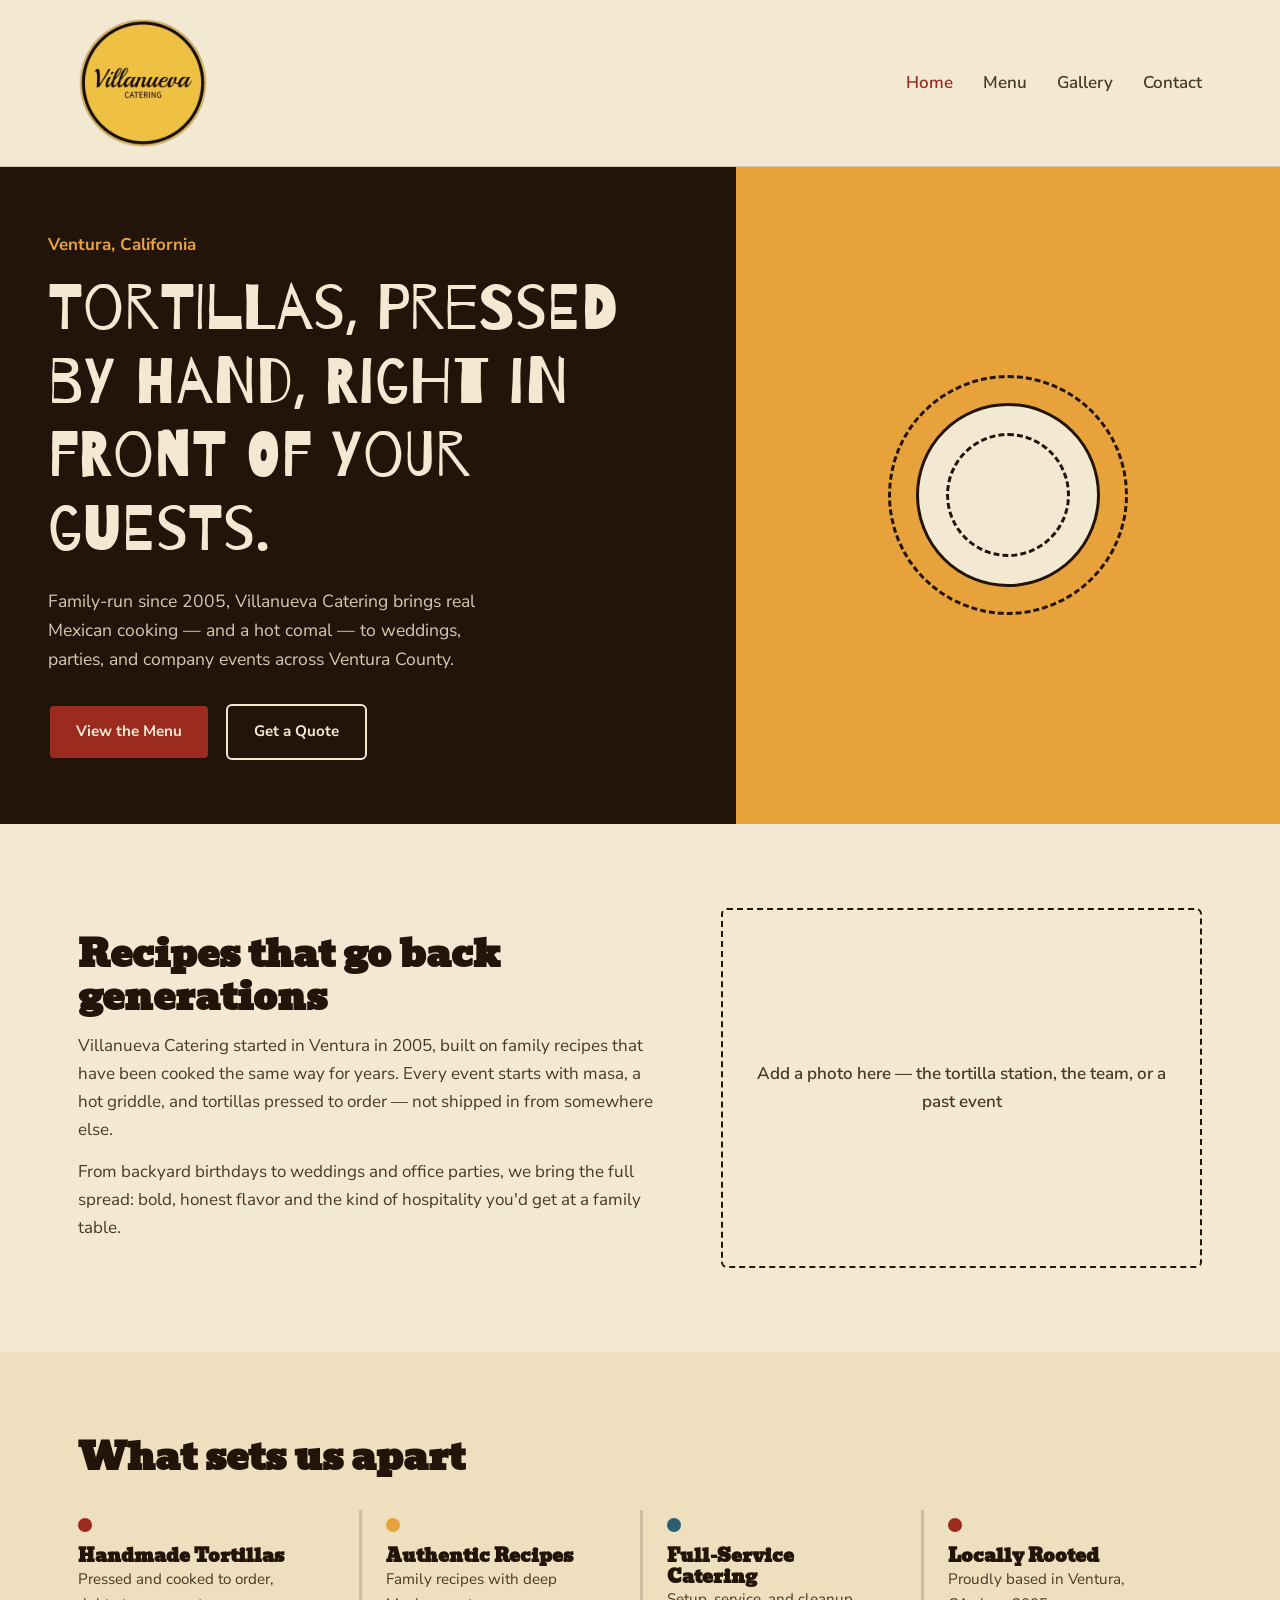
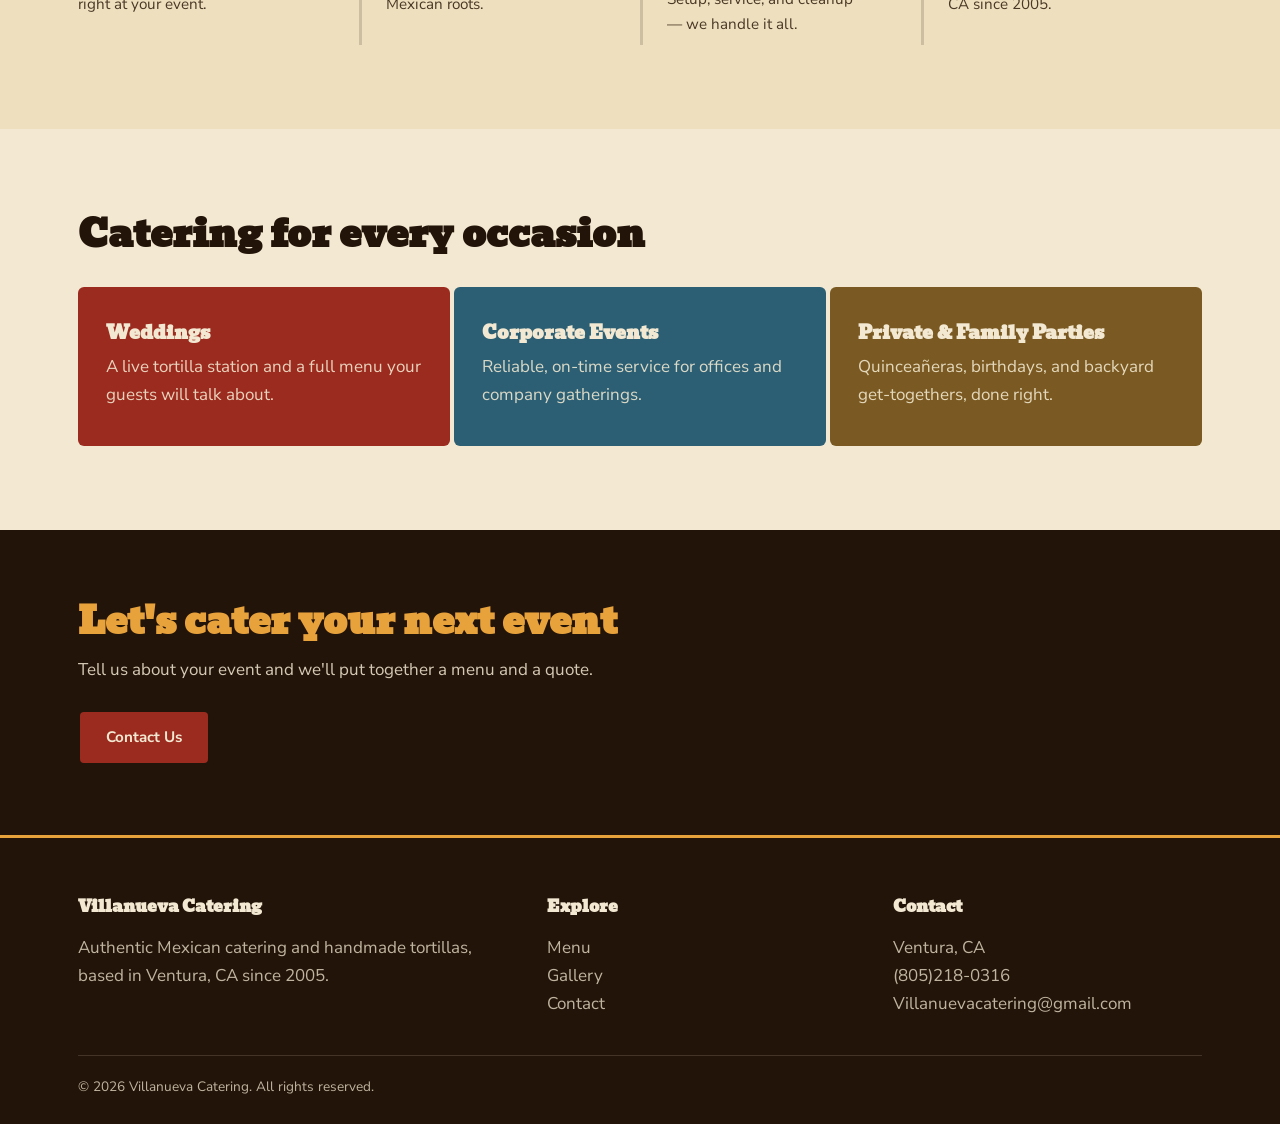
<file: index.html>
<!DOCTYPE html>
<html lang="en">
<head>
<meta charset="UTF-8">
<meta name="viewport" content="width=device-width, initial-scale=1.0">
<title>Villanueva Catering | Authentic Mexican Catering in Ventura, CA</title>
<meta name="description" content="Villanueva Catering brings authentic Mexican cuisine and handmade, made-to-order tortillas to events across Ventura, CA. Family-run since 2005.">
<link rel="icon" href="data:image/svg+xml,<svg xmlns=%22http://www.w3.org/2000/svg%22 viewBox=%220 0 100 100%22><text y=%22.9em%22 font-size=%2290%22>🌮</text></svg>">
<link rel="stylesheet" href="styles.css">
</head>
<body>

<header class="site-header">
  <nav class="nav">
    <a href="index.html" class="logo"><img src="logo.png" alt="Villanueva Catering"></a>
    <button class="nav-toggle" aria-label="Toggle navigation">
      <span></span><span></span><span></span>
    </button>
    <ul class="nav-links">
      <li><a href="index.html" class="active">Home</a></li>
      <li><a href="menu.html">Menu</a></li>
      <li><a href="gallery.html">Gallery</a></li>
      <li><a href="contact.html">Contact</a></li>
    </ul>
  </nav>
</header>

<section class="hero">
  <div class="hero-split">
    <div class="hero-copy">
      <span class="kicker">Ventura, California</span>
      <h1>Tortillas, pressed by hand, right in front of your guests.</h1>
      <p>Family-run since 2005, Villanueva Catering brings real Mexican cooking — and a hot comal — to weddings, parties, and company events across Ventura County.</p>
      <div class="hero-actions">
        <a href="menu.html" class="btn btn-primary">View the Menu</a>
        <a href="contact.html" class="btn btn-outline-light">Get a Quote</a>
      </div>
    </div>
    <div class="hero-mark-panel">
      <div class="tortilla-mark"><span></span><span></span><span></span></div>
    </div>
  </div>
</section>

<section class="section">
  <div class="container about-grid">
    <div>
      <h2>Recipes that go back generations</h2>
      <p>Villanueva Catering started in Ventura in 2005, built on family recipes that have been cooked the same way for years. Every event starts with masa, a hot griddle, and tortillas pressed to order — not shipped in from somewhere else.</p>
      <p style="margin-top: 14px;">From backyard birthdays to weddings and office parties, we bring the full spread: bold, honest flavor and the kind of hospitality you'd get at a family table.</p>
    </div>
    <div class="photo-slot">Add a photo here — the tortilla station, the team, or a past event</div>
  </div>
</section>

<section class="section section-alt">
  <div class="container">
    <h2>What sets us apart</h2>
    <div class="why-band" style="margin-top: 32px;">
      <div class="why-item">
        <div class="why-dot"></div>
        <h3>Handmade Tortillas</h3>
        <p>Pressed and cooked to order, right at your event.</p>
      </div>
      <div class="why-item">
        <div class="why-dot"></div>
        <h3>Authentic Recipes</h3>
        <p>Family recipes with deep Mexican roots.</p>
      </div>
      <div class="why-item">
        <div class="why-dot"></div>
        <h3>Full-Service Catering</h3>
        <p>Setup, service, and cleanup — we handle it all.</p>
      </div>
      <div class="why-item">
        <div class="why-dot"></div>
        <h3>Locally Rooted</h3>
        <p>Proudly based in Ventura, CA since 2005.</p>
      </div>
    </div>
  </div>
</section>

<section class="section">
  <div class="container">
    <h2>Catering for every occasion</h2>
    <div class="services-grid" style="margin-top: 32px;">
      <div class="service-block">
        <h3>Weddings</h3>
        <p>A live tortilla station and a full menu your guests will talk about.</p>
      </div>
      <div class="service-block">
        <h3>Corporate Events</h3>
        <p>Reliable, on-time service for offices and company gatherings.</p>
      </div>
      <div class="service-block">
        <h3>Private &amp; Family Parties</h3>
        <p>Quinceañeras, birthdays, and backyard get-togethers, done right.</p>
      </div>
    </div>
  </div>
</section>

<section class="cta-band">
  <div class="container">
    <h2>Let's cater your next event</h2>
    <p>Tell us about your event and we'll put together a menu and a quote.</p>
    <a href="contact.html" class="btn btn-primary">Contact Us</a>
  </div>
</section>

<footer class="site-footer">
  <div class="container">
    <div class="footer-grid">
      <div>
        <h4>Villanueva Catering</h4>
        <p>Authentic Mexican catering and handmade tortillas, based in Ventura, CA since 2005.</p>
      </div>
      <div>
        <h4>Explore</h4>
        <ul>
          <li><a href="menu.html">Menu</a></li>
          <li><a href="gallery.html">Gallery</a></li>
          <li><a href="contact.html">Contact</a></li>
        </ul>
      </div>
      <div>
        <h4>Contact</h4>
        <ul>
          <li>Ventura, CA</li>
          <li>(805)218-0316</li>
          <li>Villanuevacatering@gmail.com</li>
        </ul>
      </div>
    </div>
    <div class="footer-bottom">&copy; 2026 Villanueva Catering. All rights reserved.</div>
  </div>
</footer>

<script src="script.js"></script>
</body>
</html>
</file>
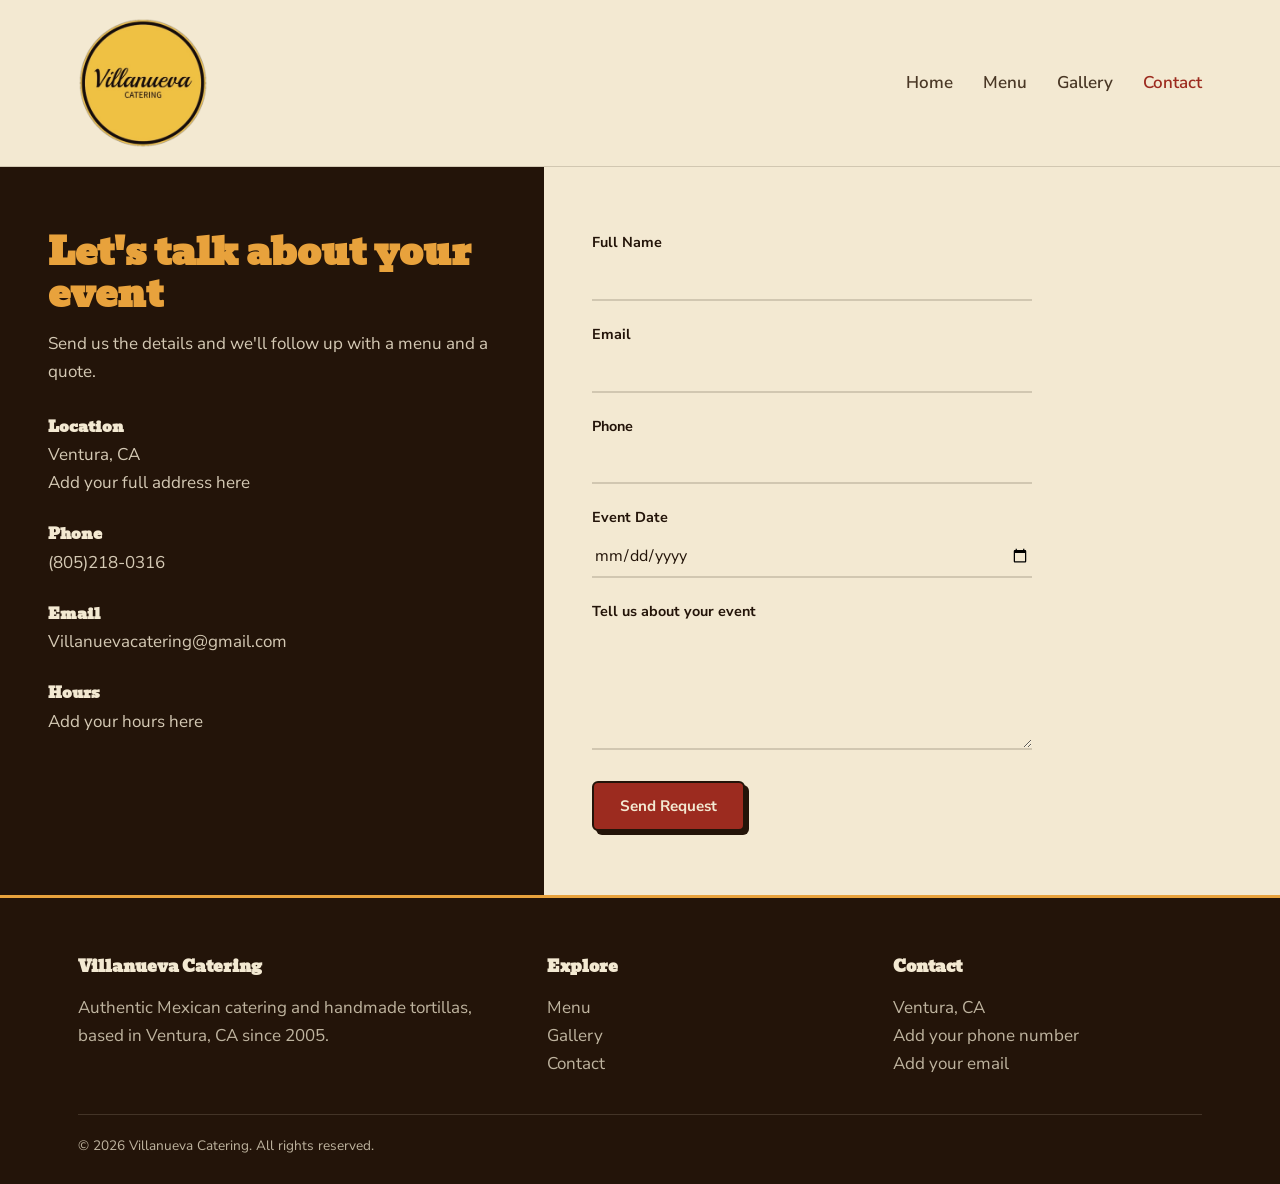
<file: contact.html>
<!DOCTYPE html>
<html lang="en">
<head>
<meta charset="UTF-8">
<meta name="viewport" content="width=device-width, initial-scale=1.0">
<title>Contact | Villanueva Catering</title>
<meta name="description" content="Get in touch with Villanueva Catering in Ventura, CA to request a quote for your next event.">
<link rel="icon" href="data:image/svg+xml,<svg xmlns=%22http://www.w3.org/2000/svg%22 viewBox=%220 0 100 100%22><text y=%22.9em%22 font-size=%2290%22>🌮</text></svg>">
<link rel="stylesheet" href="styles.css">
</head>
<body>

<header class="site-header">
  <nav class="nav">
    <a href="index.html" class="logo"><img src="logo.png" alt="Villanueva Catering"></a>
    <button class="nav-toggle" aria-label="Toggle navigation">
      <span></span><span></span><span></span>
    </button>
    <ul class="nav-links">
      <li><a href="index.html">Home</a></li>
      <li><a href="menu.html">Menu</a></li>
      <li><a href="gallery.html">Gallery</a></li>
      <li><a href="contact.html" class="active">Contact</a></li>
    </ul>
  </nav>
</header>

<section class="contact-split">
  <div class="contact-info">
    <h2>Let's talk about your event</h2>
    <p style="margin-bottom: 32px;">Send us the details and we'll follow up with a menu and a quote.</p>

    <div class="block">
      <h3>Location</h3>
      <p>Ventura, CA<br>Add your full address here</p>
    </div>
    <div class="block">
      <h3>Phone</h3>
      <p>(805)218-0316</p>
    </div>
    <div class="block">
      <h3>Email</h3>
      <p>Villanuevacatering@gmail.com</p>
    </div>
    <div class="block">
      <h3>Hours</h3>
      <p>Add your hours here</p>
    </div>
  </div>

  <div class="contact-form-wrap">
    <form name="contact" method="POST" data-netlify="true" netlify-honeypot="bot-field">
      <input type="hidden" name="form-name" value="contact" />
      <p style="display: none;">
        <label>Don't fill this out if you're human: <input name="bot-field" /></label>
      </p>

      <div>
        <label for="name">Full Name</label>
        <input type="text" id="name" name="name" required>
      </div>
      <div>
        <label for="email">Email</label>
        <input type="email" id="email" name="email" required>
      </div>
      <div>
        <label for="phone">Phone</label>
        <input type="tel" id="phone" name="phone">
      </div>
      <div>
        <label for="event-date">Event Date</label>
        <input type="date" id="event-date" name="event-date">
      </div>
      <div>
        <label for="message">Tell us about your event</label>
        <textarea id="message" name="message" required></textarea>
      </div>
      <button type="submit" class="btn btn-primary" style="width: fit-content;">Send Request</button>
    </form>
  </div>
</section>

<footer class="site-footer">
  <div class="container">
    <div class="footer-grid">
      <div>
        <h4>Villanueva Catering</h4>
        <p>Authentic Mexican catering and handmade tortillas, based in Ventura, CA since 2005.</p>
      </div>
      <div>
        <h4>Explore</h4>
        <ul>
          <li><a href="menu.html">Menu</a></li>
          <li><a href="gallery.html">Gallery</a></li>
          <li><a href="contact.html">Contact</a></li>
        </ul>
      </div>
      <div>
        <h4>Contact</h4>
        <ul>
          <li>Ventura, CA</li>
          <li>Add your phone number</li>
          <li>Add your email</li>
        </ul>
      </div>
    </div>
    <div class="footer-bottom">&copy; 2026 Villanueva Catering. All rights reserved.</div>
  </div>
</footer>

<script src="script.js"></script>
</body>
</html>
</file>
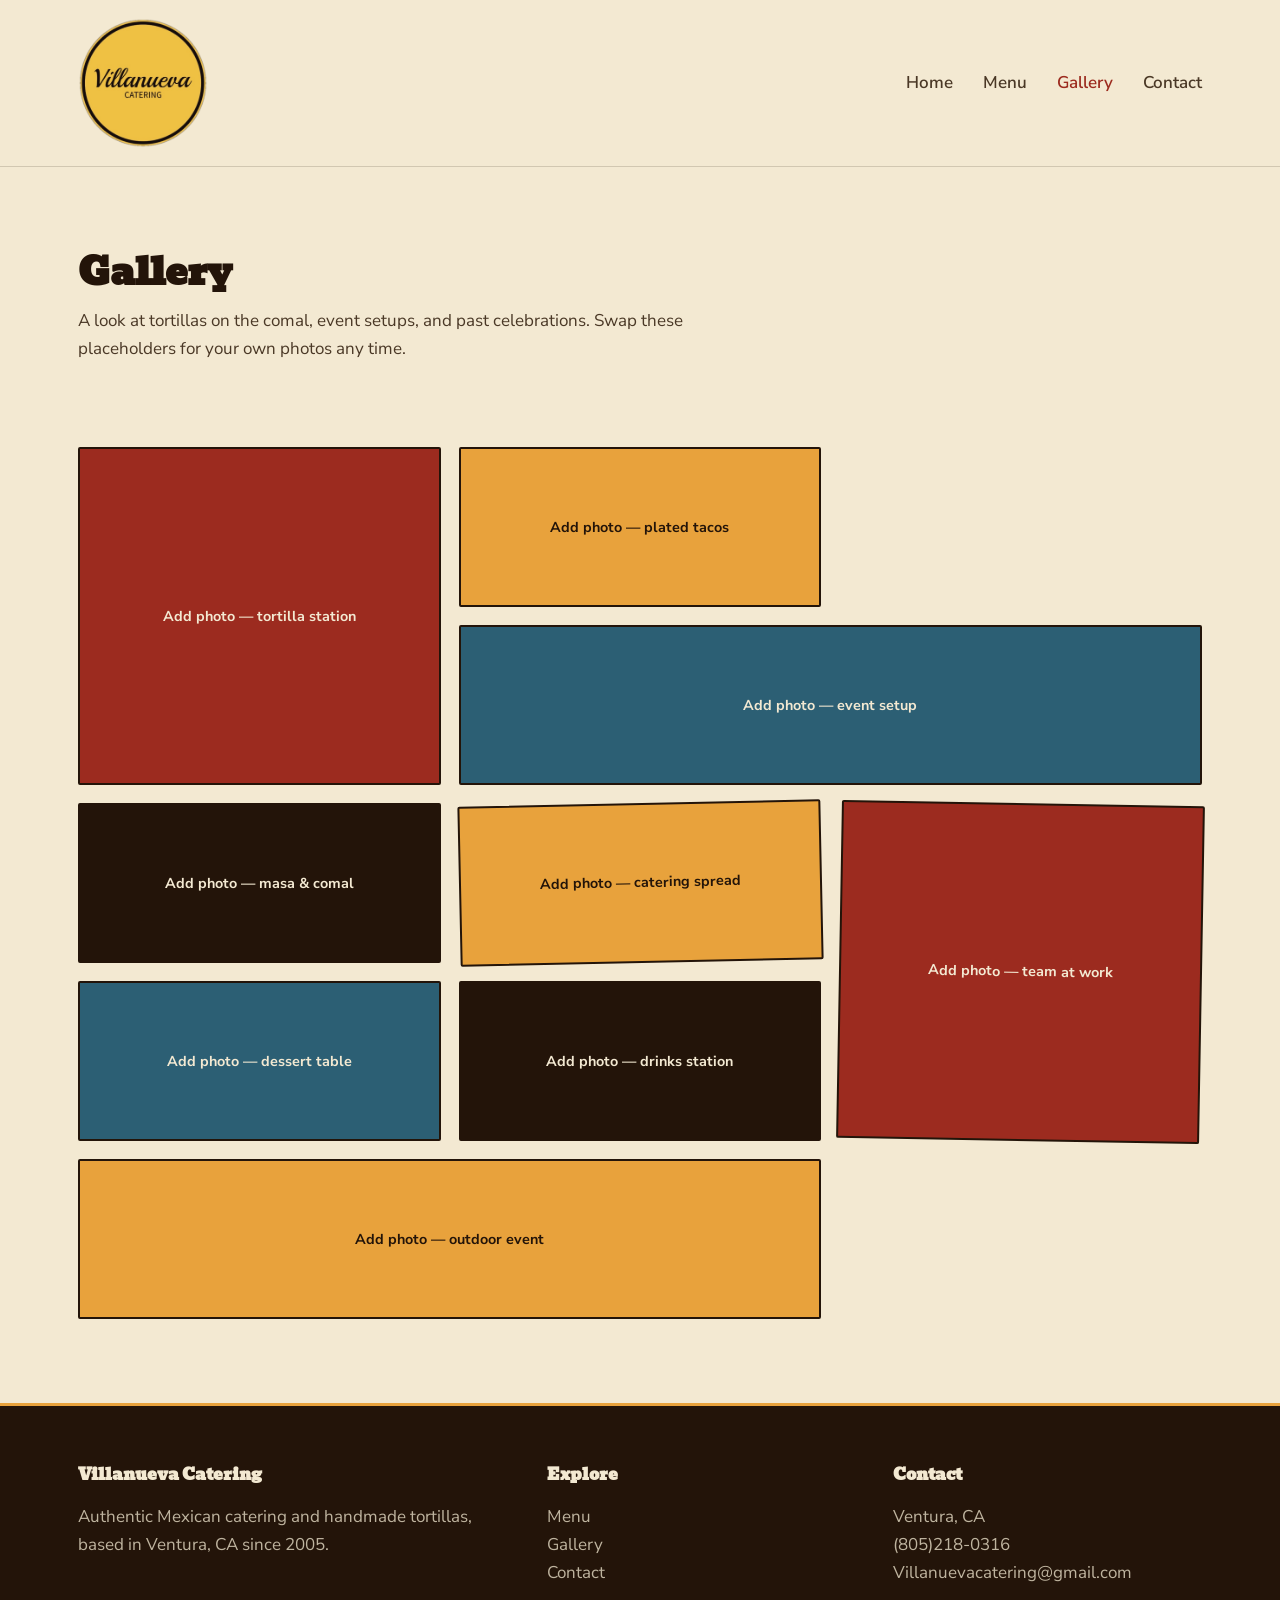
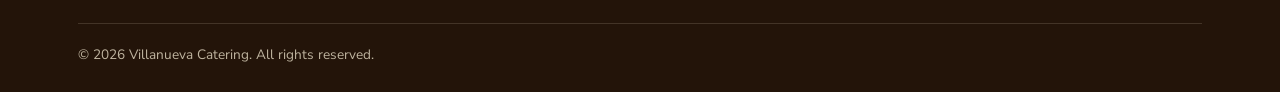
<file: gallery.html>
<!DOCTYPE html>
<html lang="en">
<head>
<meta charset="UTF-8">
<meta name="viewport" content="width=device-width, initial-scale=1.0">
<title>Gallery | Villanueva Catering</title>
<meta name="description" content="See Villanueva Catering in action — tortillas on the comal, event setups, and past celebrations in Ventura, CA.">
<link rel="icon" href="data:image/svg+xml,<svg xmlns=%22http://www.w3.org/2000/svg%22 viewBox=%220 0 100 100%22><text y=%22.9em%22 font-size=%2290%22>🌮</text></svg>">
<link rel="stylesheet" href="styles.css">
</head>
<body>

<!--
  HOW TO ADD A REAL PHOTO:
  1. Create a folder named "images" in your repository.
  2. Upload your photo there (e.g. images/tortilla-station.jpg).
  3. Replace a <div class="gallery-item ..."> block below with:
     <img class="gallery-item g-tall" src="images/tortilla-station.jpg" alt="Describe the photo here">
-->

<header class="site-header">
  <nav class="nav">
    <a href="index.html" class="logo"><img src="logo.png" alt="Villanueva Catering"></a>
    <button class="nav-toggle" aria-label="Toggle navigation">
      <span></span><span></span><span></span>
    </button>
    <ul class="nav-links">
      <li><a href="index.html">Home</a></li>
      <li><a href="menu.html">Menu</a></li>
      <li><a href="gallery.html" class="active">Gallery</a></li>
      <li><a href="contact.html">Contact</a></li>
    </ul>
  </nav>
</header>

<section class="section" style="padding-bottom: 0;">
  <div class="container">
    <h2>Gallery</h2>
    <p>A look at tortillas on the comal, event setups, and past celebrations. Swap these placeholders for your own photos any time.</p>
  </div>
</section>

<section class="section">
  <div class="container">
    <div class="gallery-grid">
      <div class="gallery-item g-tall" style="background: var(--chile);">Add photo — tortilla station</div>
      <div class="gallery-item" style="background: var(--marigold); color: var(--comal);">Add photo — plated tacos</div>
      <div class="gallery-item g-wide" style="background: var(--talavera);">Add photo — event setup</div>
      <div class="gallery-item" style="background: var(--comal);">Add photo — masa &amp; comal</div>
      <div class="gallery-item g-rot-1" style="background: var(--marigold); color: var(--comal);">Add photo — catering spread</div>
      <div class="gallery-item g-tall g-rot-2" style="background: var(--chile);">Add photo — team at work</div>
      <div class="gallery-item" style="background: var(--talavera);">Add photo — dessert table</div>
      <div class="gallery-item" style="background: var(--comal);">Add photo — drinks station</div>
      <div class="gallery-item g-wide" style="background: var(--marigold); color: var(--comal);">Add photo — outdoor event</div>
    </div>
  </div>
</section>

<footer class="site-footer">
  <div class="container">
    <div class="footer-grid">
      <div>
        <h4>Villanueva Catering</h4>
        <p>Authentic Mexican catering and handmade tortillas, based in Ventura, CA since 2005.</p>
      </div>
      <div>
        <h4>Explore</h4>
        <ul>
          <li><a href="menu.html">Menu</a></li>
          <li><a href="gallery.html">Gallery</a></li>
          <li><a href="contact.html">Contact</a></li>
        </ul>
      </div>
      <div>
        <h4>Contact</h4>
        <ul>
          <li>Ventura, CA</li>
          <li>(805)218-0316</li>
          <li>Villanuevacatering@gmail.com</li>
        </ul>
      </div>
    </div>
    <div class="footer-bottom">&copy; 2026 Villanueva Catering. All rights reserved.</div>
  </div>
</footer>

<script src="script.js"></script>
</body>
</html>
</file>
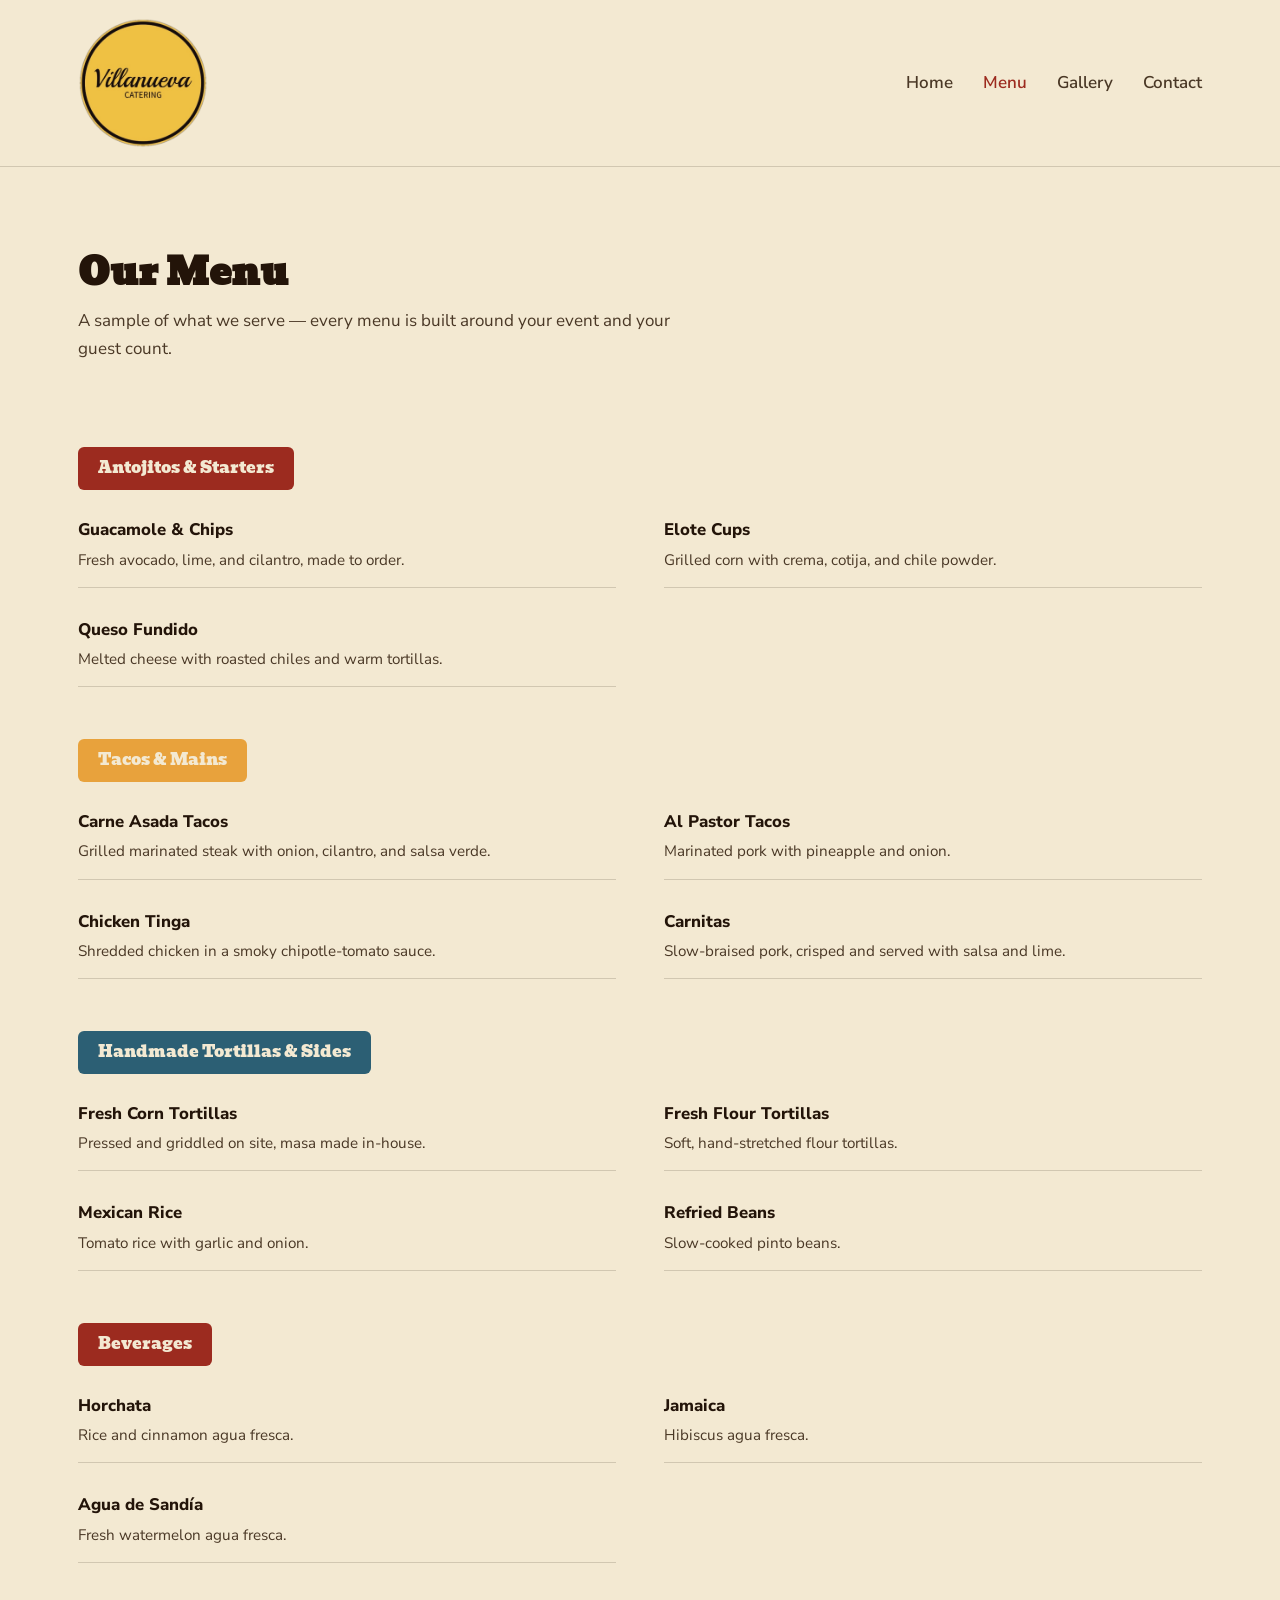
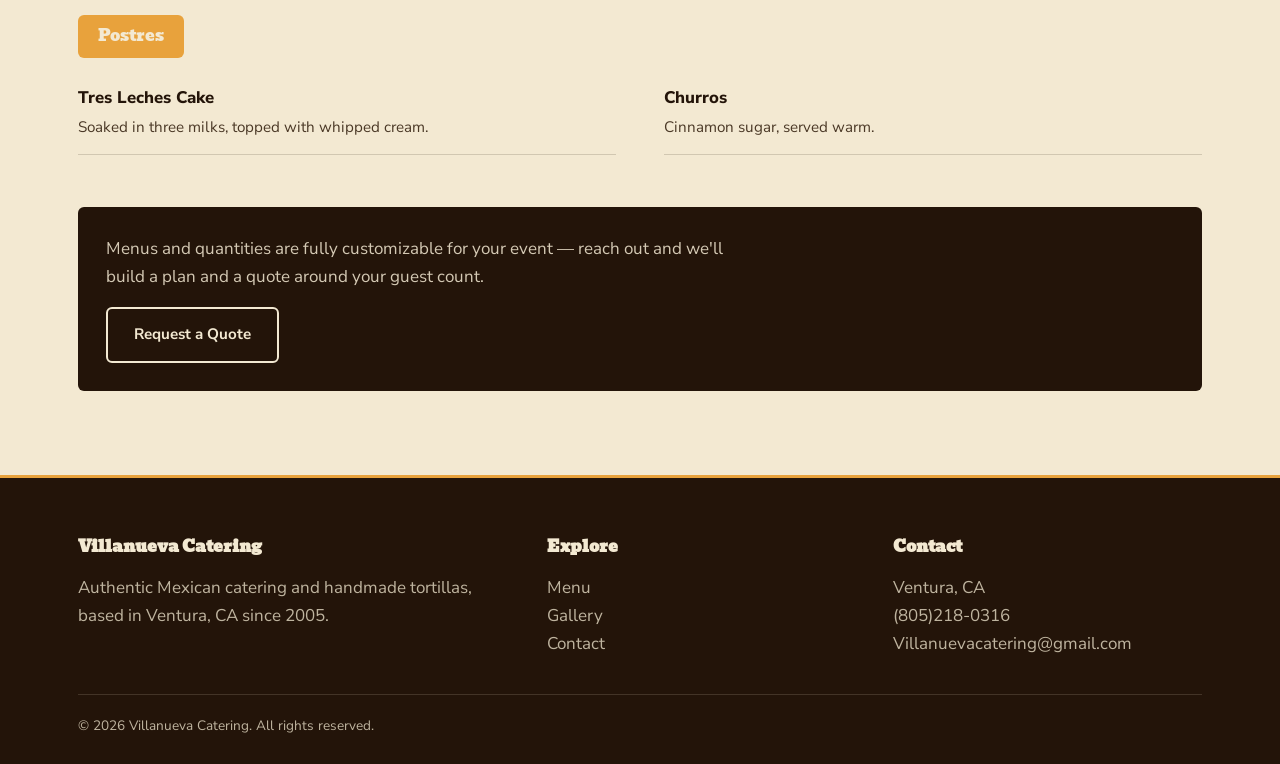
<file: menu.html>
<!DOCTYPE html>
<html lang="en">
<head>
<meta charset="UTF-8">
<meta name="viewport" content="width=device-width, initial-scale=1.0">
<title>Menu | Villanueva Catering</title>
<meta name="description" content="Explore the Villanueva Catering menu — handmade tortillas, tacos, antojitos, and more, customizable for your event.">
<link rel="icon" href="data:image/svg+xml,<svg xmlns=%22http://www.w3.org/2000/svg%22 viewBox=%220 0 100 100%22><text y=%22.9em%22 font-size=%2290%22>🌮</text></svg>">
<link rel="stylesheet" href="styles.css">
</head>
<body>

<header class="site-header">
  <nav class="nav">
    <a href="index.html" class="logo"><img src="logo.png" alt="Villanueva Catering"></a>
    <button class="nav-toggle" aria-label="Toggle navigation">
      <span></span><span></span><span></span>
    </button>
    <ul class="nav-links">
      <li><a href="index.html">Home</a></li>
      <li><a href="menu.html" class="active">Menu</a></li>
      <li><a href="gallery.html">Gallery</a></li>
      <li><a href="contact.html">Contact</a></li>
    </ul>
  </nav>
</header>

<section class="section" style="padding-bottom: 0;">
  <div class="container">
    <h2>Our Menu</h2>
    <p>A sample of what we serve — every menu is built around your event and your guest count.</p>
  </div>
</section>

<section class="section">
  <div class="container">

    <div class="menu-category">
      <span class="category-tag" style="background: var(--chile);">Antojitos &amp; Starters</span>
      <div class="menu-items">
        <div class="menu-item">
          <h4>Guacamole &amp; Chips</h4>
          <p>Fresh avocado, lime, and cilantro, made to order.</p>
        </div>
        <div class="menu-item">
          <h4>Elote Cups</h4>
          <p>Grilled corn with crema, cotija, and chile powder.</p>
        </div>
        <div class="menu-item">
          <h4>Queso Fundido</h4>
          <p>Melted cheese with roasted chiles and warm tortillas.</p>
        </div>
      </div>
    </div>

    <div class="menu-category">
      <span class="category-tag" style="background: var(--marigold);">Tacos &amp; Mains</span>
      <div class="menu-items">
        <div class="menu-item">
          <h4>Carne Asada Tacos</h4>
          <p>Grilled marinated steak with onion, cilantro, and salsa verde.</p>
        </div>
        <div class="menu-item">
          <h4>Al Pastor Tacos</h4>
          <p>Marinated pork with pineapple and onion.</p>
        </div>
        <div class="menu-item">
          <h4>Chicken Tinga</h4>
          <p>Shredded chicken in a smoky chipotle-tomato sauce.</p>
        </div>
        <div class="menu-item">
          <h4>Carnitas</h4>
          <p>Slow-braised pork, crisped and served with salsa and lime.</p>
        </div>
      </div>
    </div>

    <div class="menu-category">
      <span class="category-tag" style="background: var(--talavera);">Handmade Tortillas &amp; Sides</span>
      <div class="menu-items">
        <div class="menu-item">
          <h4>Fresh Corn Tortillas</h4>
          <p>Pressed and griddled on site, masa made in-house.</p>
        </div>
        <div class="menu-item">
          <h4>Fresh Flour Tortillas</h4>
          <p>Soft, hand-stretched flour tortillas.</p>
        </div>
        <div class="menu-item">
          <h4>Mexican Rice</h4>
          <p>Tomato rice with garlic and onion.</p>
        </div>
        <div class="menu-item">
          <h4>Refried Beans</h4>
          <p>Slow-cooked pinto beans.</p>
        </div>
      </div>
    </div>

    <div class="menu-category">
      <span class="category-tag" style="background: var(--chile);">Beverages</span>
      <div class="menu-items">
        <div class="menu-item">
          <h4>Horchata</h4>
          <p>Rice and cinnamon agua fresca.</p>
        </div>
        <div class="menu-item">
          <h4>Jamaica</h4>
          <p>Hibiscus agua fresca.</p>
        </div>
        <div class="menu-item">
          <h4>Agua de Sandía</h4>
          <p>Fresh watermelon agua fresca.</p>
        </div>
      </div>
    </div>

    <div class="menu-category">
      <span class="category-tag" style="background: var(--marigold);">Postres</span>
      <div class="menu-items">
        <div class="menu-item">
          <h4>Tres Leches Cake</h4>
          <p>Soaked in three milks, topped with whipped cream.</p>
        </div>
        <div class="menu-item">
          <h4>Churros</h4>
          <p>Cinnamon sugar, served warm.</p>
        </div>
      </div>
    </div>

    <div class="menu-note">
      <p>Menus and quantities are fully customizable for your event — reach out and we'll build a plan and a quote around your guest count.</p>
      <a href="contact.html" class="btn btn-outline-light">Request a Quote</a>
    </div>

  </div>
</section>

<footer class="site-footer">
  <div class="container">
    <div class="footer-grid">
      <div>
        <h4>Villanueva Catering</h4>
        <p>Authentic Mexican catering and handmade tortillas, based in Ventura, CA since 2005.</p>
      </div>
      <div>
        <h4>Explore</h4>
        <ul>
          <li><a href="menu.html">Menu</a></li>
          <li><a href="gallery.html">Gallery</a></li>
          <li><a href="contact.html">Contact</a></li>
        </ul>
      </div>
      <div>
        <h4>Contact</h4>
        <ul>
          <li>Ventura, CA</li>
          <li>(805)218-0316</li>
          <li>Villanuevacatering@gmail.com</li>
        </ul>
      </div>
    </div>
    <div class="footer-bottom">&copy; 2026 Villanueva Catering. All rights reserved.</div>
  </div>
</footer>

<script src="script.js"></script>
</body>
</html>
</file>
<file: styles.css>
/* ============================================
   Villanueva Catering — styles.css
   ============================================ */

@import url('https://fonts.googleapis.com/css2?family=Barrio&family=Bevan&family=Nunito+Sans:wght@400;600;700;800&display=swap');

:root {
  --masa: #F3E9D2;       /* warm cream base */
  --comal: #231409;      /* near-black warm ink */
  --ink-soft: #4A3826;   /* body text on light bg */
  --chile: #9C2B1F;      /* brick red accent */
  --marigold: #E8A23C;   /* gold accent */
  --talavera: #2C5F74;   /* blue accent */
  --line: rgba(35, 20, 9, 0.16);

  --font-display: 'Barrio', cursive;
  --font-heading: 'Bevan', serif;
  --font-body: 'Nunito Sans', sans-serif;

  --radius: 6px;
  --max-width: 1180px;
}

* { box-sizing: border-box; margin: 0; padding: 0; }
html { scroll-behavior: smooth; }

body {
  font-family: var(--font-body);
  font-size: 17px;
  color: var(--ink-soft);
  background: var(--masa);
  line-height: 1.65;
}

img { max-width: 100%; display: block; }
a { color: inherit; text-decoration: none; }
ul { list-style: none; }

@media (prefers-reduced-motion: reduce) {
  * { transition: none !important; scroll-behavior: auto !important; }
}

a:focus-visible, button:focus-visible, input:focus-visible, textarea:focus-visible {
  outline: 2px solid var(--talavera);
  outline-offset: 3px;
}

.container {
  max-width: var(--max-width);
  margin: 0 auto;
  padding: 0 28px;
}

h1, h2, h3 { color: var(--comal); line-height: 1.15; }
h2 { font-family: var(--font-heading); font-size: clamp(1.7rem, 3vw, 2.3rem); margin-bottom: 14px; }
h3 { font-family: var(--font-heading); font-size: 1.1rem; }
p { max-width: 62ch; }

/* ---------- Buttons (stamped-ticket style) ---------- */
.btn {
  display: inline-block;
  font-family: var(--font-body);
  font-weight: 700;
  font-size: 0.95rem;
  padding: 13px 26px;
  border-radius: var(--radius);
  border: 2px solid var(--comal);
  transition: transform 0.15s ease, box-shadow 0.15s ease;
}

.btn-primary {
  background: var(--chile);
  color: var(--masa);
  border-color: var(--comal);
  box-shadow: 4px 4px 0 var(--comal);
}
.btn-primary:hover { transform: translate(-2px, -2px); box-shadow: 6px 6px 0 var(--comal); }

.btn-outline { background: transparent; color: var(--comal); }
.btn-outline:hover { background: var(--comal); color: var(--masa); }

.btn-outline-light { background: transparent; color: var(--masa); border-color: var(--masa); }
.btn-outline-light:hover { background: var(--masa); color: var(--comal); }

/* ---------- Header ---------- */
.site-header {
  position: sticky;
  top: 0;
  z-index: 100;
  background: var(--masa);
  border-bottom: 1px solid var(--line);
}

.nav {
  position: relative;
  display: flex;
  align-items: center;
  justify-content: space-between;
  padding: 18px 28px;
  max-width: var(--max-width);
  margin: 0 auto;
}

.logo {
  font-family: var(--font-display);
  font-size: 1.5rem;
  color: var(--comal);
}

.nav-links { display: flex; gap: 30px; font-weight: 600; }
.nav-links a.active, .nav-links a:hover { color: var(--chile); }

.nav-toggle {
  display: none;
  flex-direction: column;
  gap: 5px;
  background: none;
  border: none;
  cursor: pointer;
}
.nav-toggle span { width: 26px; height: 2px; background: var(--comal); }

/* ---------- Hero ---------- */
.hero .container { padding: 0; max-width: var(--max-width); margin: 0 auto; padding: 0 28px; }

.hero-split {
  display: grid;
  grid-template-columns: 1.15fr 0.85fr;
  min-height: 520px;
}

.hero-copy {
  background: var(--comal);
  color: var(--masa);
  display: flex;
  flex-direction: column;
  justify-content: center;
  padding: 64px 48px;
}

.hero-copy .kicker { color: var(--marigold); font-weight: 700; margin-bottom: 14px; }
.hero-copy h1 { font-family: var(--font-display); color: var(--masa); font-size: clamp(2.4rem, 5.5vw, 4rem); font-weight: 400; margin-bottom: 20px; }
.hero-copy p { color: rgba(243, 233, 210, 0.85); font-size: 1.1rem; max-width: 42ch; margin-bottom: 30px; }
.hero-actions { display: flex; gap: 16px; flex-wrap: wrap; }

.hero-mark-panel {
  background: var(--marigold);
  display: flex;
  align-items: center;
  justify-content: center;
  padding: 40px;
}

.tortilla-mark { position: relative; width: 240px; height: 240px; }
.tortilla-mark span { position: absolute; border-radius: 50%; border: 3px solid var(--comal); }
.tortilla-mark span:nth-child(1) { inset: 0; border-style: dashed; }
.tortilla-mark span:nth-child(2) { inset: 28px; background: var(--masa); }
.tortilla-mark span:nth-child(3) { inset: 58px; border-style: dashed; }

/* ---------- Sections ---------- */
.section { padding: 84px 0; }
.section-alt { background: #EEDFBE; }

/* ---------- About ---------- */
.about-grid { display: grid; grid-template-columns: 1.1fr 0.9fr; gap: 56px; align-items: center; }

.photo-slot {
  aspect-ratio: 4 / 3;
  border: 2px dashed var(--comal);
  border-radius: var(--radius);
  display: flex;
  align-items: center;
  justify-content: center;
  text-align: center;
  padding: 24px;
  font-weight: 600;
  color: var(--ink-soft);
}

/* ---------- Why us (menu-board band, no cards) ---------- */
.why-band {
  display: flex;
  flex-wrap: wrap;
}

.why-item {
  flex: 1 1 220px;
  padding: 8px 32px 8px 0;
  margin-right: 32px;
  border-left: 3px solid var(--line);
  padding-left: 24px;
}
.why-item:first-child { border-left: none; padding-left: 0; margin-right: 32px; }

.why-dot { width: 14px; height: 14px; border-radius: 50%; margin-bottom: 14px; }
.why-item:nth-child(1) .why-dot { background: var(--chile); }
.why-item:nth-child(2) .why-dot { background: var(--marigold); }
.why-item:nth-child(3) .why-dot { background: var(--talavera); }
.why-item:nth-child(4) .why-dot { background: var(--chile); }

.why-item p { font-size: 0.95rem; }

/* ---------- Services (flat color blocks) ---------- */
.services-grid { display: grid; grid-template-columns: repeat(3, 1fr); gap: 4px; }

.service-block { padding: 36px 28px; color: var(--masa); border-radius: var(--radius); }
.service-block:nth-child(1) { background: var(--chile); }
.service-block:nth-child(2) { background: var(--talavera); }
.service-block:nth-child(3) { background: #7A5A22; }
.service-block h3 { color: var(--masa); margin-bottom: 10px; }
.service-block p { color: rgba(243, 233, 210, 0.88); max-width: none; }

/* ---------- CTA band ---------- */
.cta-band { background: var(--comal); padding: 70px 0; text-align: left; }
.cta-band h2 { color: var(--marigold); }
.cta-band p { color: rgba(243, 233, 210, 0.85); margin-bottom: 26px; }

/* ---------- Menu page ---------- */
.menu-category { margin-bottom: 52px; }
.category-tag {
  display: inline-block;
  font-family: var(--font-heading);
  font-size: 1rem;
  color: var(--masa);
  padding: 8px 20px;
  border-radius: var(--radius);
  margin-bottom: 26px;
}

.menu-items { display: grid; grid-template-columns: 1fr 1fr; gap: 28px 48px; }
.menu-item { border-bottom: 1px solid var(--line); padding-bottom: 14px; }
.menu-item h4 { font-weight: 800; font-size: 1.05rem; margin-bottom: 4px; color: var(--comal); }
.menu-item p { font-size: 0.95rem; }

.menu-note {
  background: var(--comal);
  color: var(--masa);
  border-radius: var(--radius);
  padding: 28px;
  margin-top: 20px;
}
.menu-note p { color: rgba(243, 233, 210, 0.85); margin-bottom: 16px; }

/* ---------- Gallery ---------- */
.gallery-grid {
  display: grid;
  grid-template-columns: repeat(3, 1fr);
  grid-auto-rows: 160px;
  gap: 18px;
}

.gallery-item {
  border: 2px solid var(--comal);
  border-radius: 2px;
  display: flex;
  align-items: center;
  justify-content: center;
  text-align: center;
  padding: 14px;
  font-weight: 700;
  font-size: 0.9rem;
  color: var(--masa);
}
.g-tall { grid-row: span 2; }
.g-wide { grid-column: span 2; }
.g-rot-1 { transform: rotate(-1.2deg); }
.g-rot-2 { transform: rotate(1deg); }

/* ---------- Contact ---------- */
.contact-split { display: grid; grid-template-columns: 0.85fr 1.15fr; }

.contact-info { background: var(--comal); color: var(--masa); padding: 64px 48px; }
.contact-info h2 { color: var(--marigold); }
.contact-info .block { margin-bottom: 28px; }
.contact-info h3 { color: var(--masa); font-size: 0.95rem; margin-bottom: 6px; }
.contact-info p { color: rgba(243, 233, 210, 0.85); }

.contact-form-wrap { padding: 64px 48px; }
form { display: grid; gap: 22px; max-width: 440px; }

label { display: block; font-weight: 700; font-size: 0.9rem; margin-bottom: 6px; color: var(--comal); }

input, textarea {
  width: 100%;
  border: none;
  border-bottom: 2px solid var(--line);
  background: transparent;
  padding: 8px 2px;
  font-family: var(--font-body);
  font-size: 1rem;
  color: var(--comal);
}
input:focus, textarea:focus { border-bottom-color: var(--chile); outline: none; }
textarea { min-height: 120px; resize: vertical; }

/* ---------- Footer ---------- */
.site-footer { background: var(--comal); color: rgba(243, 233, 210, 0.75); padding: 56px 0 26px; border-top: 3px solid var(--marigold); }
.footer-grid { display: grid; grid-template-columns: 1.4fr 1fr 1fr; gap: 36px; margin-bottom: 36px; }
.site-footer h4 { font-family: var(--font-heading); color: var(--masa); margin-bottom: 14px; font-size: 1rem; }
.site-footer a:hover { color: var(--marigold); }
.footer-bottom { border-top: 1px solid rgba(243, 233, 210, 0.15); padding-top: 20px; font-size: 0.85rem; }

/* ---------- Responsive ---------- */
@media (max-width: 900px) {
  .hero-split, .about-grid, .services-grid, .contact-split, .footer-grid { grid-template-columns: 1fr; }
  .why-band { flex-direction: column; }
  .why-item { border-left: none; border-top: 3px solid var(--line); padding-left: 0; padding-top: 20px; margin-right: 0; }
  .why-item:first-child { border-top: none; padding-top: 0; }
  .menu-items { grid-template-columns: 1fr; }
  .gallery-grid { grid-template-columns: repeat(2, 1fr); }
  .contact-info, .contact-form-wrap { padding: 48px 28px; }

  .nav-links {
    position: absolute;
    top: 100%; left: 0; right: 0;
    background: var(--masa);
    flex-direction: column;
    padding: 20px 28px;
    gap: 18px;
    display: none;
    border-bottom: 1px solid var(--line);
  }
  .nav-links.open { display: flex; }
  .nav-toggle { display: flex; }
}

@media (max-width: 560px) {
  .g-wide { grid-column: span 1; }
}
.logo img {
  height: 130px;
  width: auto;
  display: block;
}
</file>
